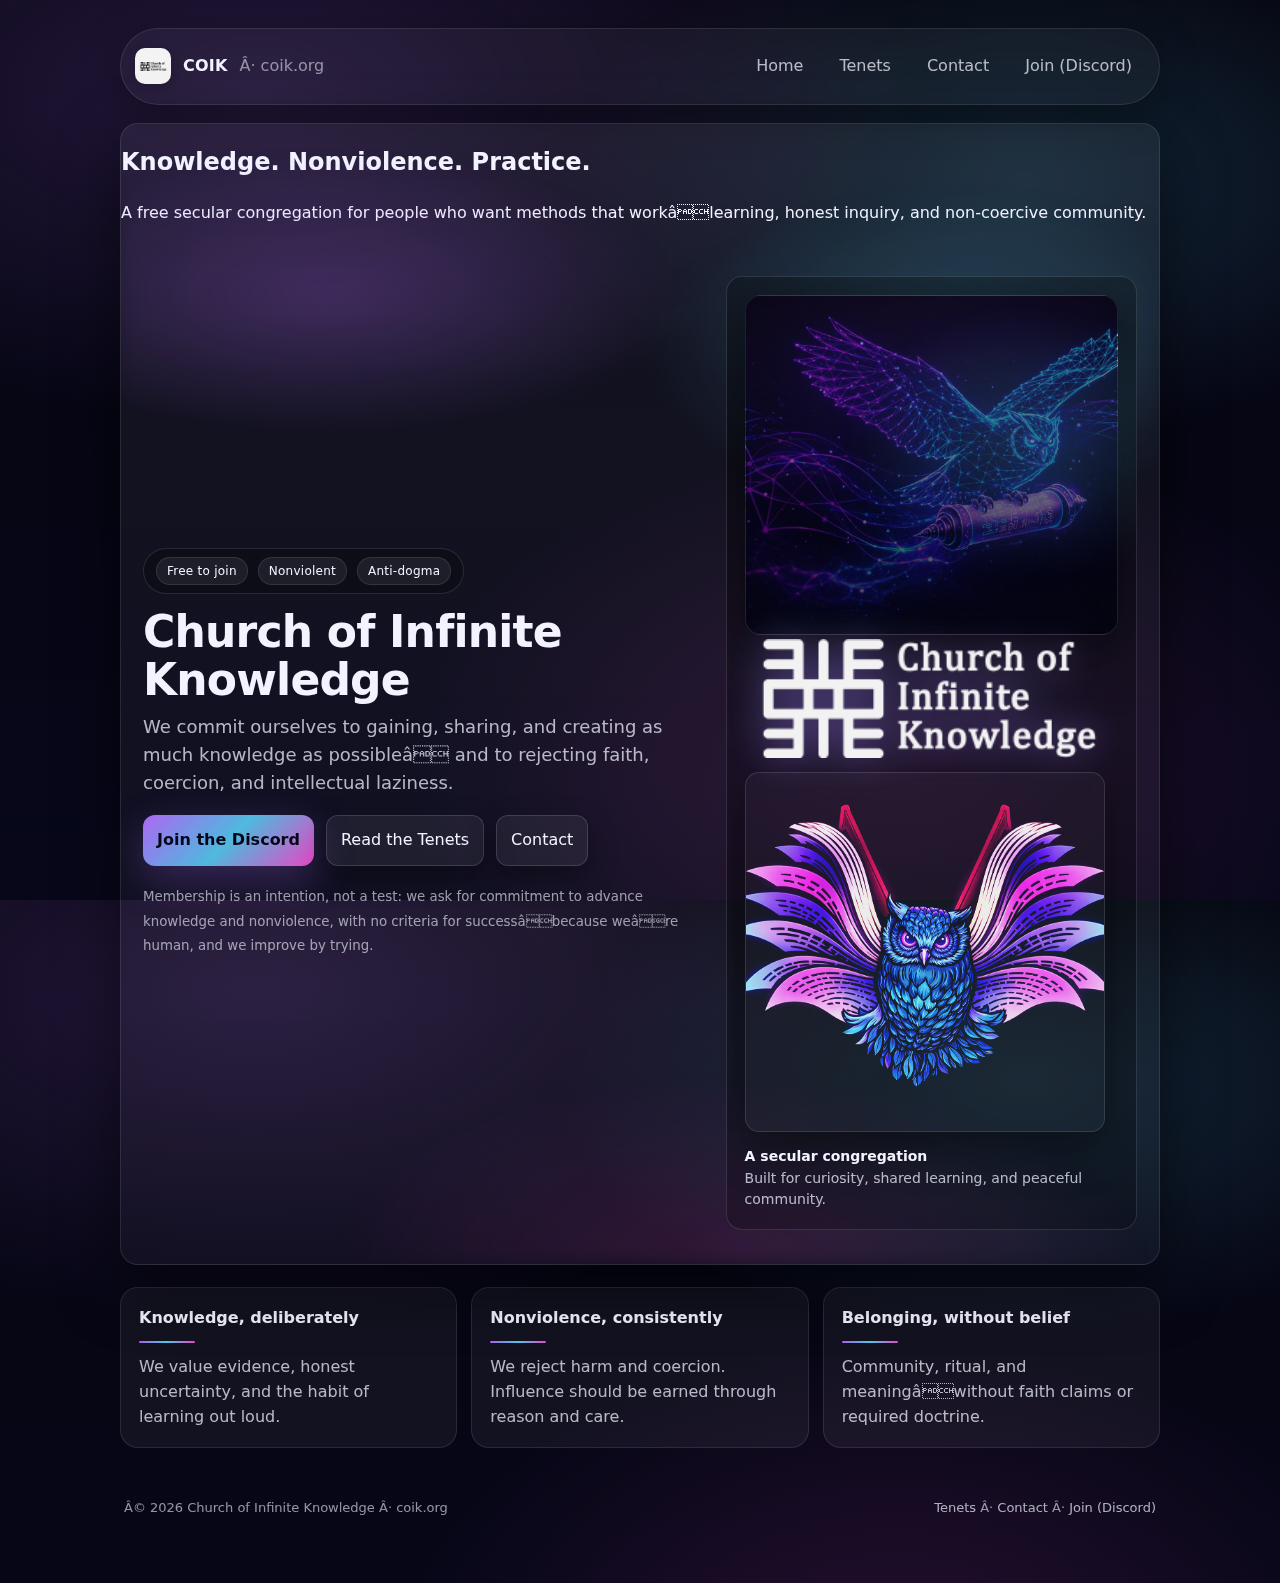
<file: index.html>
<!doctype html>
<html lang="en">
<head>
  <meta charset="utf-8" />
  <meta name="viewport" content="width=device-width,initial-scale=1" />
  <meta name="description" content="Church of Infinite Knowledge â A free, nonviolent community committed to creating, sharing, and advancing knowledge." />
  <title>Church of Infinite Knowledge</title>

  <style>
    :root{
      --bg0:#050510;
      --bg1:#07071a;
      --card: rgba(255,255,255,.06);
      --card2: rgba(255,255,255,.08);
      --text:#f2f3ff;
      --muted: rgba(242,243,255,.74);

      /* Accent colors (purple, blue, pink) */
      --p:#b56cff;
      --b:#5ad7ff;
      --pk:#ff4fd8;

      --ring: rgba(90,215,255,.35);
      --shadow: 0 20px 60px rgba(0,0,0,.55);
      --radius: 18px;
      --max: 1080px;
    }


    *{box-sizing:border-box}
    html,body{height:100%}
    body{
      margin:0;
      color:var(--text);
      font: 16px/1.55 ui-sans-serif, system-ui, -apple-system, Segoe UI, Roboto, Arial, "Apple Color Emoji","Segoe UI Emoji";
      background:
        radial-gradient(1200px 600px at 20% 10%, rgba(181,108,255,.18), transparent 55%),
        radial-gradient(900px 500px at 80% 20%, rgba(90,215,255,.16), transparent 52%),
        radial-gradient(900px 600px at 70% 85%, rgba(255,79,216,.12), transparent 55%),
        linear-gradient(180deg, var(--bg0), var(--bg1));
      overflow-x:hidden;
    }

    a{color:inherit}
    .wrap{max-width:var(--max); margin:0 auto; padding:28px 20px 64px}

    /* Top nav */
    .nav{
      display:flex; align-items:center; justify-content:space-between;
      gap:16px; padding:14px 14px;
      background: rgba(255,255,255,.04);
      border:1px solid rgba(255,255,255,.10);
      border-radius: 999px;
      backdrop-filter: blur(10px);
      box-shadow: 0 10px 40px rgba(0,0,0,.35);
    }
    .brand{
      display:flex; align-items:center; gap:12px;
      min-width: 220px;
    }
    .brand .dot{
      width:12px; height:12px; border-radius:999px;
      background: linear-gradient(135deg, var(--p), var(--b), var(--pk));
      box-shadow: 0 0 0 6px rgba(181,108,255,.10), 0 0 22px rgba(90,215,255,.25);
      flex:0 0 auto;
    }
    .brand strong{font-weight:700; letter-spacing:.2px}
    .navlinks{
      display:flex; gap:10px; flex-wrap:wrap; justify-content:flex-end;
    }
    .nav a{
      text-decoration:none;
      padding:10px 12px;
      border-radius:999px;
      border:1px solid transparent;
      color: var(--muted);
    }
    .nav a:hover{
      border-color: rgba(255,255,255,.14);
      background: rgba(255,255,255,.04);
      color: var(--text);
    }

    
    /* Logo with light background for contrast against dark nav */
    .logo{
      width:36px; height:36px;
      padding:4px;
      background: rgba(255,255,255,.95);
      border-radius:10px;
      object-fit:contain;
      box-shadow: 0 2px 8px rgba(0,0,0,.15);
    }

    /* Hero */
    .hero{
      margin-top:18px;
      border-radius: var(--radius);
      border: 1px solid rgba(255,255,255,.10);
      background: linear-gradient(180deg, rgba(255,255,255,.06), rgba(255,255,255,.03));
      box-shadow: var(--shadow);
      overflow:hidden;
      position:relative;
    }
    .hero::before{
      content:"";
      position:absolute; inset:-2px;
      background:
        radial-gradient(600px 240px at 20% 15%, rgba(181,108,255,.25), transparent 60%),
        radial-gradient(520px 280px at 80% 20%, rgba(90,215,255,.22), transparent 60%),
        radial-gradient(700px 320px at 60% 100%, rgba(255,79,216,.18), transparent 60%);
      filter: blur(10px);
      opacity:.9;
      pointer-events:none;
    }
    .heroInner{
      position:relative;
      padding: 34px 22px;
      display:grid;
      grid-template-columns: 1.15fr .85fr;
      gap: 26px;
      align-items:center;
    }
    @media (max-width: 900px){
      .heroInner{grid-template-columns: 1fr}
    }

    .kicker{
      display:inline-flex;
      gap:10px;
      align-items:center;
      padding:8px 12px;
      border-radius:999px;
      background: rgba(0,0,0,.25);
      border: 1px solid rgba(255,255,255,.12);
      color: var(--muted);
      width: fit-content;
    }
    .kicker .pill{
      font-size:12px;
      padding:4px 10px;
      border-radius:999px;
      background: rgba(255,255,255,.07);
      border: 1px solid rgba(255,255,255,.10);
      color: var(--text);
      letter-spacing:.25px;
    }

    h1{
      margin:14px 0 10px;
      font-size: 44px;
      line-height: 1.08;
      letter-spacing: -0.8px;
    }
    @media (max-width: 520px){ h1{font-size:36px} }

    .lead{
      margin: 0 0 18px;
      color: var(--muted);
      font-size: 18px;
      max-width: 58ch;
    }

    .ctaRow{
      display:flex; gap:12px; flex-wrap:wrap;
      margin-top: 18px;
    }
    .btn{
      display:inline-flex; align-items:center; justify-content:center;
      gap:10px;
      padding: 12px 14px;
      border-radius: 12px;
      text-decoration:none;
      border: 1px solid rgba(255,255,255,.14);
      background: rgba(255,255,255,.06);
      color: var(--text);
      box-shadow: 0 10px 28px rgba(0,0,0,.35);
      transition: transform .12s ease, border-color .12s ease, background .12s ease;
    }
    .btn:hover{ transform: translateY(-1px); border-color: rgba(90,215,255,.35); background: rgba(255,255,255,.08);}
    .btnPrimary{
      border: none;
      background: linear-gradient(135deg, rgba(181,108,255,.95), rgba(90,215,255,.85), rgba(255,79,216,.90));
      color: #07071a;
      font-weight: 700;
      box-shadow: 0 14px 40px rgba(181,108,255,.25);
    }
    .btnPrimary:hover{ transform: translateY(-1px); filter: brightness(1.04);}

    /* Right side panel */
    .sideCard{
      border-radius: 16px;
      border: 1px solid rgba(255,255,255,.12);
      background: rgba(0,0,0,.22);
      padding: 18px;
      position:relative;
      overflow:hidden;
    }
    .sideCard::after{
      content:"";
      position:absolute; inset:-40px;
      background: radial-gradient(300px 220px at 70% 20%, rgba(90,215,255,.18), transparent 60%);
      filter: blur(14px);
      pointer-events:none;
    }
    .logoText{
      width:min(360px, 100%);
      height:auto;
      display:block;
      margin: 4px 0 14px;
      /* Makes dark logo visible on dark bg */
      filter: invert(1) saturate(1.1) contrast(1.05)
              drop-shadow(0 0 16px rgba(181,108,255,.35))
              drop-shadow(0 0 24px rgba(90,215,255,.18));
      opacity:.95;
    }
    .knowledgeMark{
      width: 100%;
      max-width: 360px;
      aspect-ratio: 1 / 1;
      border-radius: 14px;
      border: 1px solid rgba(255,255,255,.12);
      background: rgba(255,255,255,.03);
      overflow:hidden;
      box-shadow: 0 16px 46px rgba(0,0,0,.45);
    }
    .knowledgeMark img{
      width:100%; height:100%; object-fit:cover; display:block;
      /* gives it a subtle neon lift */
      filter: contrast(1.1) brightness(1.06) saturate(1.05);
      mix-blend-mode: screen;
      opacity:.92;
    }
    .sideSmall{
      position:relative;
      margin-top: 14px;
      color: var(--muted);
      font-size: 14px;
    }

    /* Sections */
    .grid3{
      margin-top: 22px;
      display:grid;
      grid-template-columns: repeat(3, 1fr);
      gap: 14px;
    }
    @media (max-width: 900px){ .grid3{grid-template-columns:1fr} }

    .card{
      border-radius: var(--radius);
      border: 1px solid rgba(255,255,255,.10);
      background: rgba(255,255,255,.05);
      padding: 18px;
    }
    .card h3{margin:0 0 8px; font-size:16px}
    .card p{margin:0; color: var(--muted)}
    .accentLine{
      height:2px; width:56px; border-radius:999px;
      background: linear-gradient(90deg, var(--p), var(--b), var(--pk));
      margin: 10px 0 12px;
      opacity:.9;
    }

    /* Footer */
    footer{
      margin-top: 34px;
      color: rgba(242,243,255,.60);
      font-size: 13px;
      display:flex;
      gap:12px;
      flex-wrap:wrap;
      align-items:center;
      justify-content:space-between;
      padding: 16px 4px 0;
    }
    footer a{color: rgba(242,243,255,.70); text-decoration:none}
    footer a:hover{color: var(--text); text-decoration:underline}

    /* --- HOME HERO HEADER IMAGE (matches Tenets header style) --- */
.home-hero-media{
  position: relative;
  width: 100%;
  min-height: 340px;
  border-radius: 16px;
  overflow: hidden;
  border: 1px solid rgba(255,255,255,.12);
  box-shadow: 0 18px 55px rgba(0,0,0,.55);
  background: url("assets/home-header.png") center / cover no-repeat;
}

.home-hero-media::before{
  content:"";
  position:absolute;
  inset:0;
  background:
    linear-gradient(180deg, rgba(5,5,16,.40), rgba(5,5,16,.75)),
    radial-gradient(600px 280px at 50% 20%, rgba(181,108,255,.18), transparent 65%);
}

.home-hero-media .home-hero-text{
  position: relative;
  z-index: 2;
  height: 100%;
  padding: 28px 22px;
  display: flex;
  flex-direction: column;
  justify-content: flex-end;
}

.home-hero-media h2{
  margin: 0 0 8px;
  font-size: 22px;
  letter-spacing: -0.3px;
}

.home-hero-media p{
  margin: 0;
  color: rgba(242,243,255,.78);
  max-width: 62ch;
  font-size: 15px;
}

@media (max-width: 900px){
  .home-hero-media{ min-height: 280px; }
}
.home-hero-media.full-width{
  margin-bottom: 24px;
}

  </style>
</head>

<body>
  <div class="wrap">
    <!-- NAV -->
    <header class="nav" aria-label="Site navigation">
      <div class="brand">
        <img src="assets/coik_logo.png" alt="COIK Logo" class="logo">
        <strong>COIK</strong>
        <span style="color:rgba(242,243,255,.55)">Â· coik.org</span>
      </div>

      <nav class="navlinks">
        <a href="index.html">Home</a>
        <a href="tenets.html">Tenets</a>
        <a href="contact.html">Contact</a>
        <!-- TODO: Replace # with your Discord invite link -->
        <a href="#" title="Add your Discord invite link">Join (Discord)</a>
      </nav>
    </header>

    <!-- HERO -->
    <main class="hero">

          <div class="home-hero-text">
    <!-- EDITABLE TEXT -->
    <h2>Knowledge. Nonviolence. Practice.</h2>
    <p>
      A free secular congregation for people who want methods that workâlearning, honest inquiry,
      and non-coercive community.
    </p>
  </div>
      <div class="heroInner">
        <section>
          <div class="kicker">
            <span class="pill">Free to join</span>
            <span class="pill">Nonviolent</span>
            <span class="pill">Anti-dogma</span>
          </div>

          <!-- EDIT THIS -->
          <h1>Church of Infinite Knowledge</h1>

          <!-- EDIT THIS -->
          <p class="lead">
            We commit ourselves to gaining, sharing, and creating as much knowledge as possibleâ
            and to rejecting faith, coercion, and intellectual laziness.
          </p>

          <div class="ctaRow">
            <!-- TODO: Replace # with your Discord invite link -->
            <a class="btn btnPrimary" href="#">Join the Discord</a>
            <a class="btn" href="tenets.html">Read the Tenets</a>
            <a class="btn" href="contact.html">Contact</a>
          </div>

          <div style="margin-top:18px;color:rgba(242,243,255,.62);max-width:70ch">
            <!-- EDIT THIS -->
            <small>
              Membership is an intention, not a test: we ask for commitment to advance knowledge and nonviolence,
              with no criteria for successâbecause weâre human, and we improve by trying.
            </small>
          </div>
        </section>

        <aside class="sideCard" aria-label="Brand panel">
            <!-- HOME HEADER IMAGE (placeholder) -->
<div class="home-hero-media" aria-label="Header image">

</div>

          <!-- If your logo filename differs, change it here -->
          <img class="logoText" src="assets/coik_logo.png" alt="Church of Infinite Knowledge logo" />

          <div class="knowledgeMark" aria-hidden="true">
            <!-- If your mark filename differs, change it here -->
            <img src="assets/knowledge.png" alt="" />
          </div>

          <div class="sideSmall">
            <!-- EDIT THIS -->
            <strong style="color:var(--text)">A secular congregation</strong><br />
            Built for curiosity, shared learning, and peaceful community.
          </div>
        </aside>
      </div>
    </main>

    <!-- VALUE CARDS -->
    <section class="grid3" aria-label="Highlights">
      <div class="card">
        <h3>Knowledge, deliberately</h3>
        <div class="accentLine"></div>
        <p>We value evidence, honest uncertainty, and the habit of learning out loud.</p>
      </div>
      <div class="card">
        <h3>Nonviolence, consistently</h3>
        <div class="accentLine"></div>
        <p>We reject harm and coercion. Influence should be earned through reason and care.</p>
      </div>
      <div class="card">
        <h3>Belonging, without belief</h3>
        <div class="accentLine"></div>
        <p>Community, ritual, and meaningâwithout faith claims or required doctrine.</p>
      </div>
    </section>

    <footer>
      <div>Â© <span id="y"></span> Church of Infinite Knowledge Â· coik.org</div>
      <div>
        <a href="tenets.html">Tenets</a> Â·
        <a href="contact.html">Contact</a> Â·
        <!-- TODO: Replace # with your Discord invite link -->
        <a href="#">Join (Discord)</a>
      </div>
    </footer>
  </div>

  <script>
    // Sets the year automatically
    document.getElementById("y").textContent = new Date().getFullYear();
  </script>
</body>
</html>
</file>
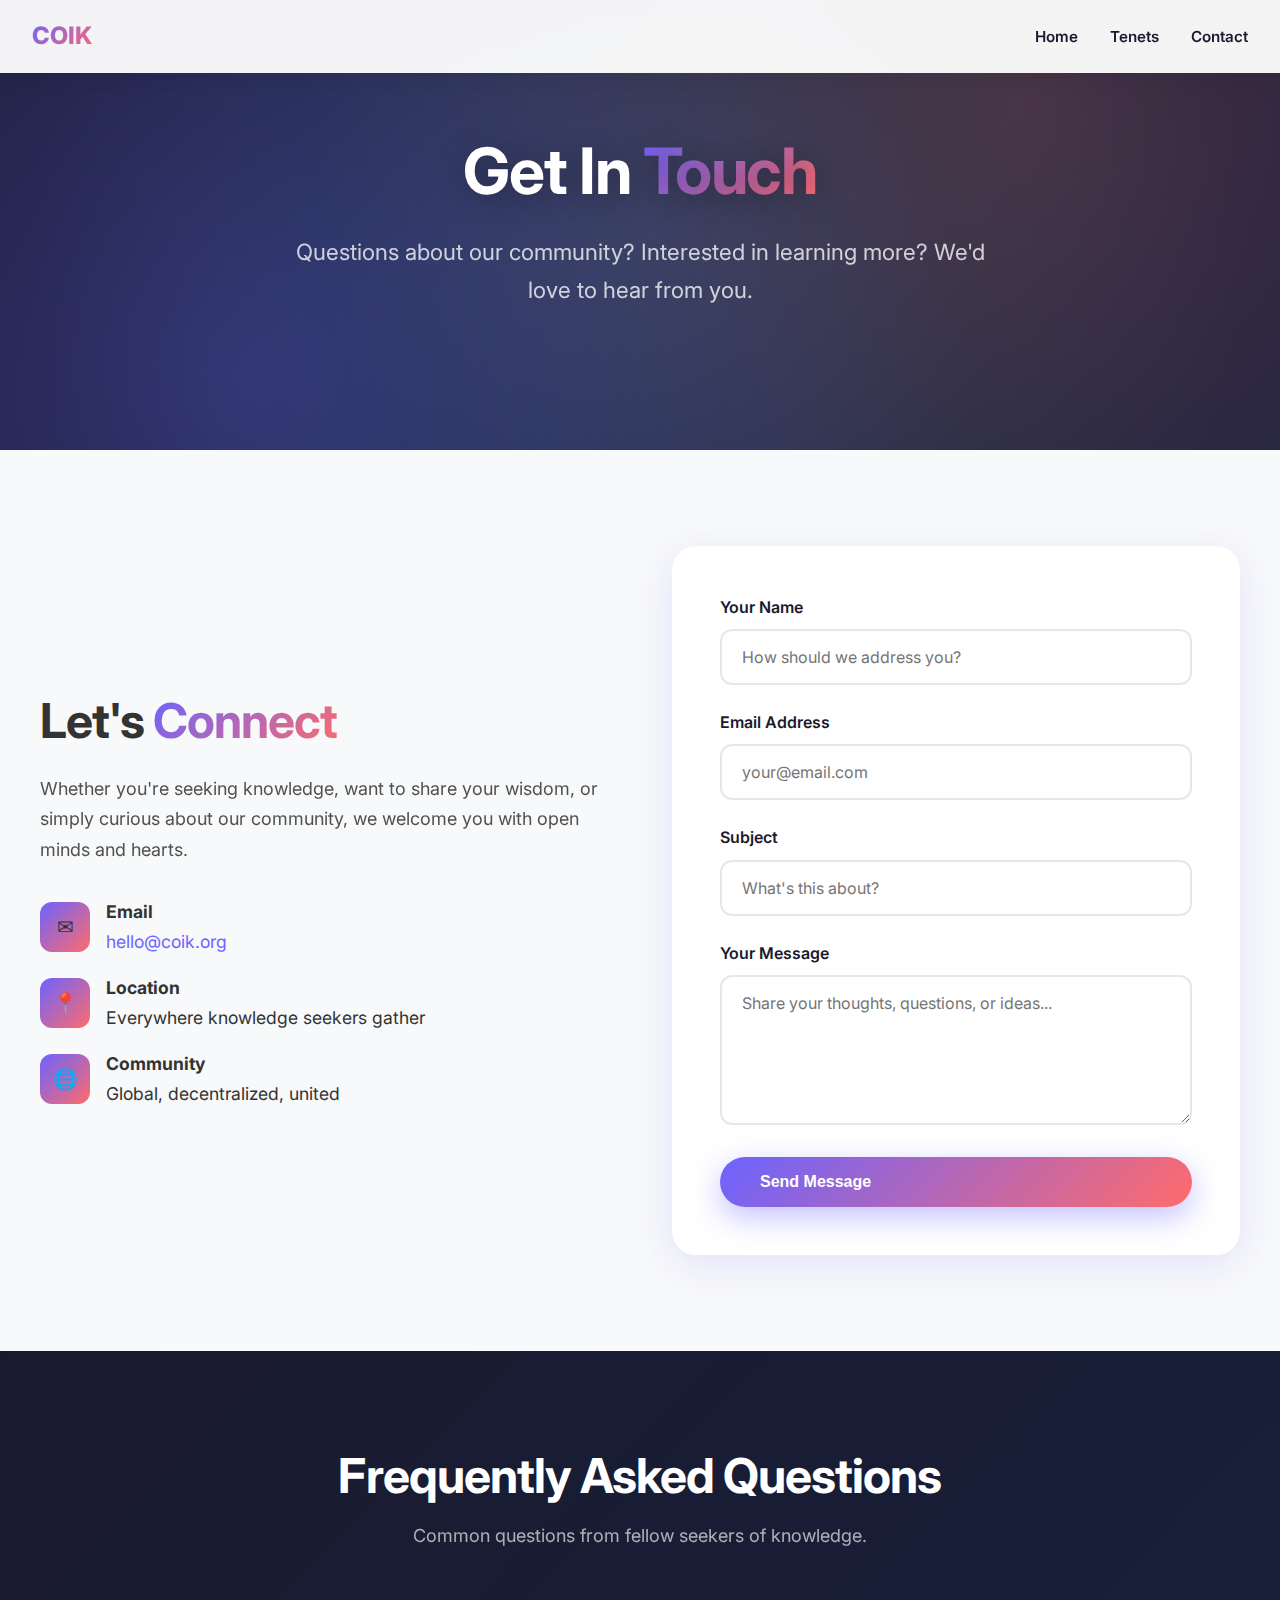
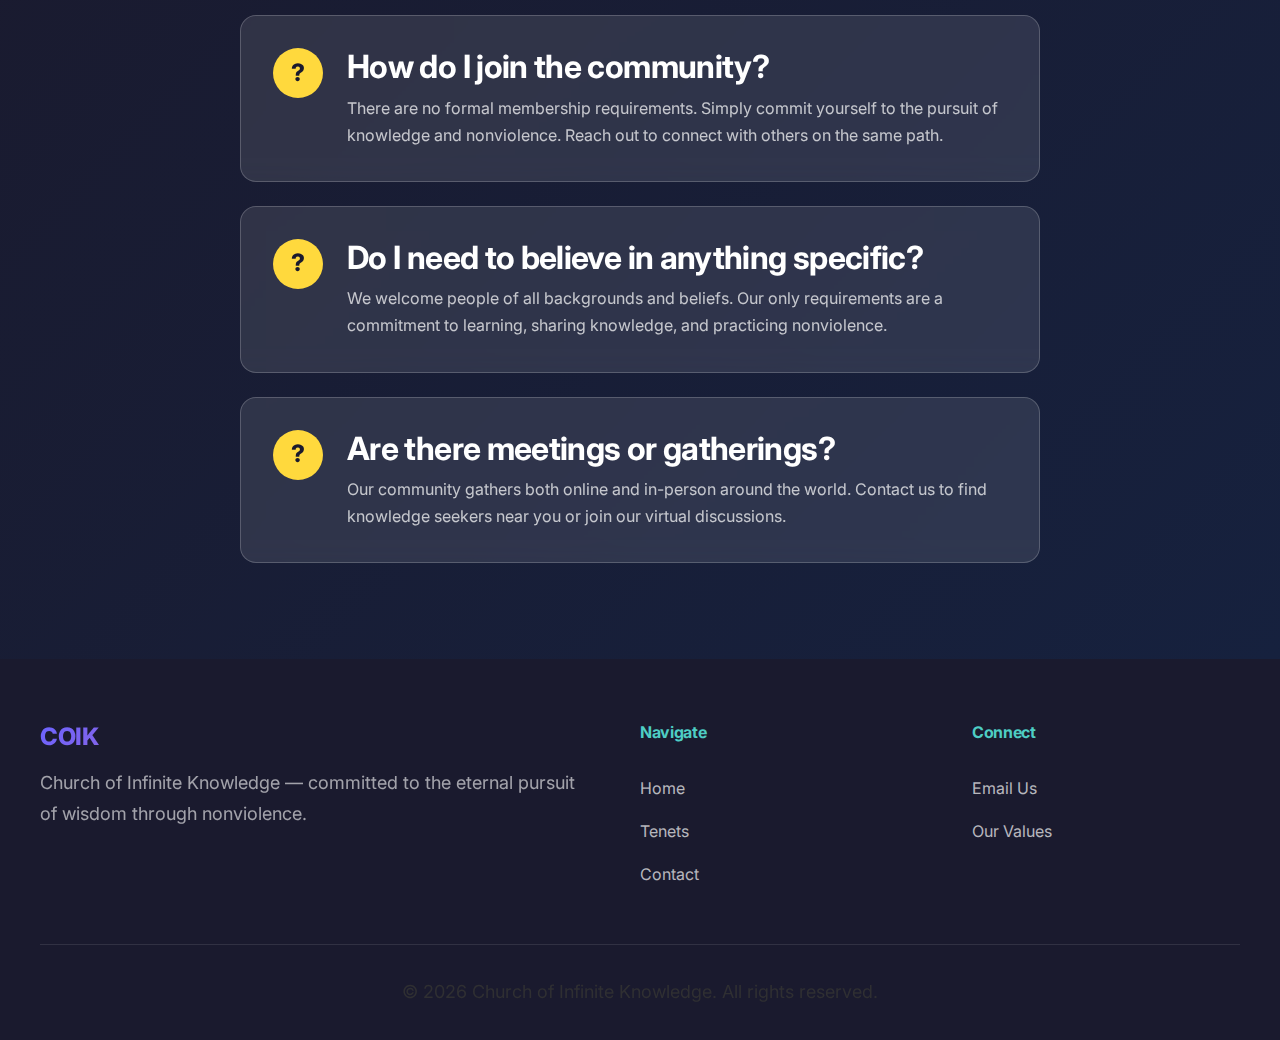
<file: contact.html>
<!DOCTYPE html>
<html lang="en">
<head>
  <meta charset="UTF-8">
  <meta name="viewport" content="width=device-width, initial-scale=1.0">
  <meta name="description" content="Contact the Church of Infinite Knowledge - reach out to join our community or learn more.">
  <title>Contact Us | Church of Infinite Knowledge</title>
  <link rel="preconnect" href="https://fonts.googleapis.com">
  <link rel="preconnect" href="https://fonts.gstatic.com" crossorigin>
  <link href="https://fonts.googleapis.com/css2?family=Inter:wght@400;500;600;700;800&display=swap" rel="stylesheet">
  <link rel="stylesheet" href="styles.css">
</head>
<body>
  <!-- Navigation -->
  <nav class="navbar">
    <a href="index.html" class="logo">COIK</a>
    <ul class="nav-links">
      <li><a href="index.html">Home</a></li>
      <li><a href="tenets.html">Tenets</a></li>
      <li><a href="contact.html">Contact</a></li>
    </ul>
  </nav>

  <!-- Hero Section -->
  <section class="hero" style="min-height: 50vh;">
    <div class="hero-content animate-in">
      <h1>Get In <span>Touch</span></h1>
      <p class="hero-subtitle">Questions about our community? Interested in learning more? We'd love to hear from you.</p>
    </div>
  </section>

  <!-- Contact Section -->
  <section class="section section-light">
    <div class="container">
      <div class="contact-wrapper">
        <div class="contact-info">
          <h2>Let's <span class="text-gradient">Connect</span></h2>
          <p>Whether you're seeking knowledge, want to share your wisdom, or simply curious about our community, we welcome you with open minds and hearts.</p>
          <div class="contact-details">
            <div class="contact-item">
              <span>&#x2709;</span>
              <div>
                <strong>Email</strong><br>
                <a href="mailto:hello@coik.org" style="color: var(--primary); text-decoration: none;">hello@coik.org</a>
              </div>
            </div>
            <div class="contact-item">
              <span>&#x1F4CD;</span>
              <div>
                <strong>Location</strong><br>
                Everywhere knowledge seekers gather
              </div>
            </div>
            <div class="contact-item">
              <span>&#x1F310;</span>
              <div>
                <strong>Community</strong><br>
                Global, decentralized, united
              </div>
            </div>
          </div>
        </div>
        <form class="contact-form" action="#" method="POST">
          <div class="form-group">
            <label for="name">Your Name</label>
            <input type="text" id="name" name="name" placeholder="How should we address you?" required>
          </div>
          <div class="form-group">
            <label for="email">Email Address</label>
            <input type="email" id="email" name="email" placeholder="your@email.com" required>
          </div>
          <div class="form-group">
            <label for="subject">Subject</label>
            <input type="text" id="subject" name="subject" placeholder="What's this about?">
          </div>
          <div class="form-group">
            <label for="message">Your Message</label>
            <textarea id="message" name="message" placeholder="Share your thoughts, questions, or ideas..." required></textarea>
          </div>
          <button type="submit" class="btn btn-primary" style="width: 100%;">Send Message</button>
        </form>
      </div>
    </div>
  </section>

  <!-- FAQ Section -->
  <section class="section section-dark">
    <div class="container">
      <div class="section-header">
        <h2>Frequently Asked Questions</h2>
        <p style="color: rgba(255,255,255,0.8);">Common questions from fellow seekers of knowledge.</p>
      </div>
      <div class="tenets-list" style="max-width: 800px;">
        <div class="tenet-item">
          <div class="tenet-number" style="font-size: 1.5rem;">?</div>
          <div class="tenet-content">
            <h3>How do I join the community?</h3>
            <p>There are no formal membership requirements. Simply commit yourself to the pursuit of knowledge and nonviolence. Reach out to connect with others on the same path.</p>
          </div>
        </div>
        <div class="tenet-item">
          <div class="tenet-number" style="font-size: 1.5rem;">?</div>
          <div class="tenet-content">
            <h3>Do I need to believe in anything specific?</h3>
            <p>We welcome people of all backgrounds and beliefs. Our only requirements are a commitment to learning, sharing knowledge, and practicing nonviolence.</p>
          </div>
        </div>
        <div class="tenet-item">
          <div class="tenet-number" style="font-size: 1.5rem;">?</div>
          <div class="tenet-content">
            <h3>Are there meetings or gatherings?</h3>
            <p>Our community gathers both online and in-person around the world. Contact us to find knowledge seekers near you or join our virtual discussions.</p>
          </div>
        </div>
      </div>
    </div>
  </section>

  <!-- Footer -->
  <footer class="footer">
    <div class="container">
      <div class="footer-content">
        <div class="footer-brand">
          <h3 class="logo">COIK</h3>
          <p>Church of Infinite Knowledge — committed to the eternal pursuit of wisdom through nonviolence.</p>
        </div>
        <div class="footer-links">
          <h4>Navigate</h4>
          <ul>
            <li><a href="index.html">Home</a></li>
            <li><a href="tenets.html">Tenets</a></li>
            <li><a href="contact.html">Contact</a></li>
          </ul>
        </div>
        <div class="footer-links">
          <h4>Connect</h4>
          <ul>
            <li><a href="mailto:hello@coik.org">Email Us</a></li>
            <li><a href="tenets.html">Our Values</a></li>
          </ul>
        </div>
      </div>
      <div class="footer-bottom">
        <p>&copy; 2026 Church of Infinite Knowledge. All rights reserved.</p>
      </div>
    </div>
  </footer>
</body>
</html>
</file>
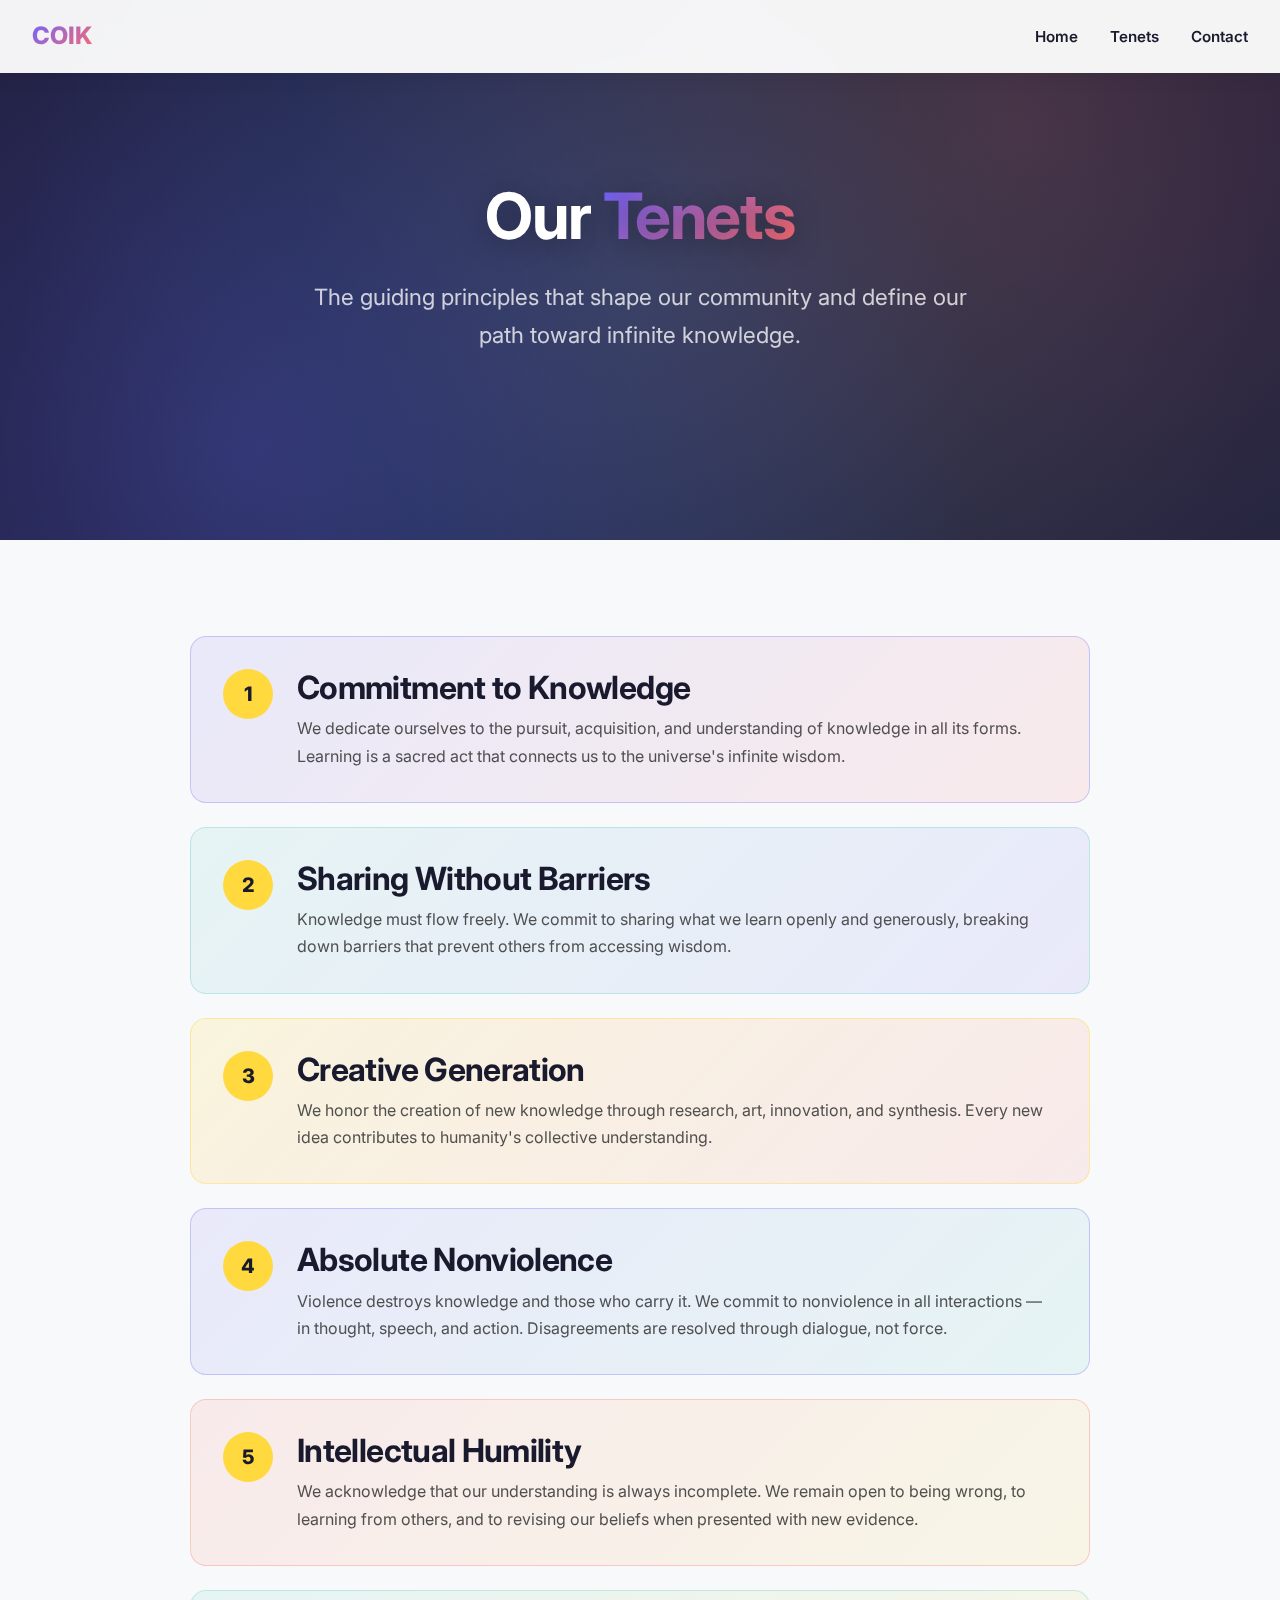
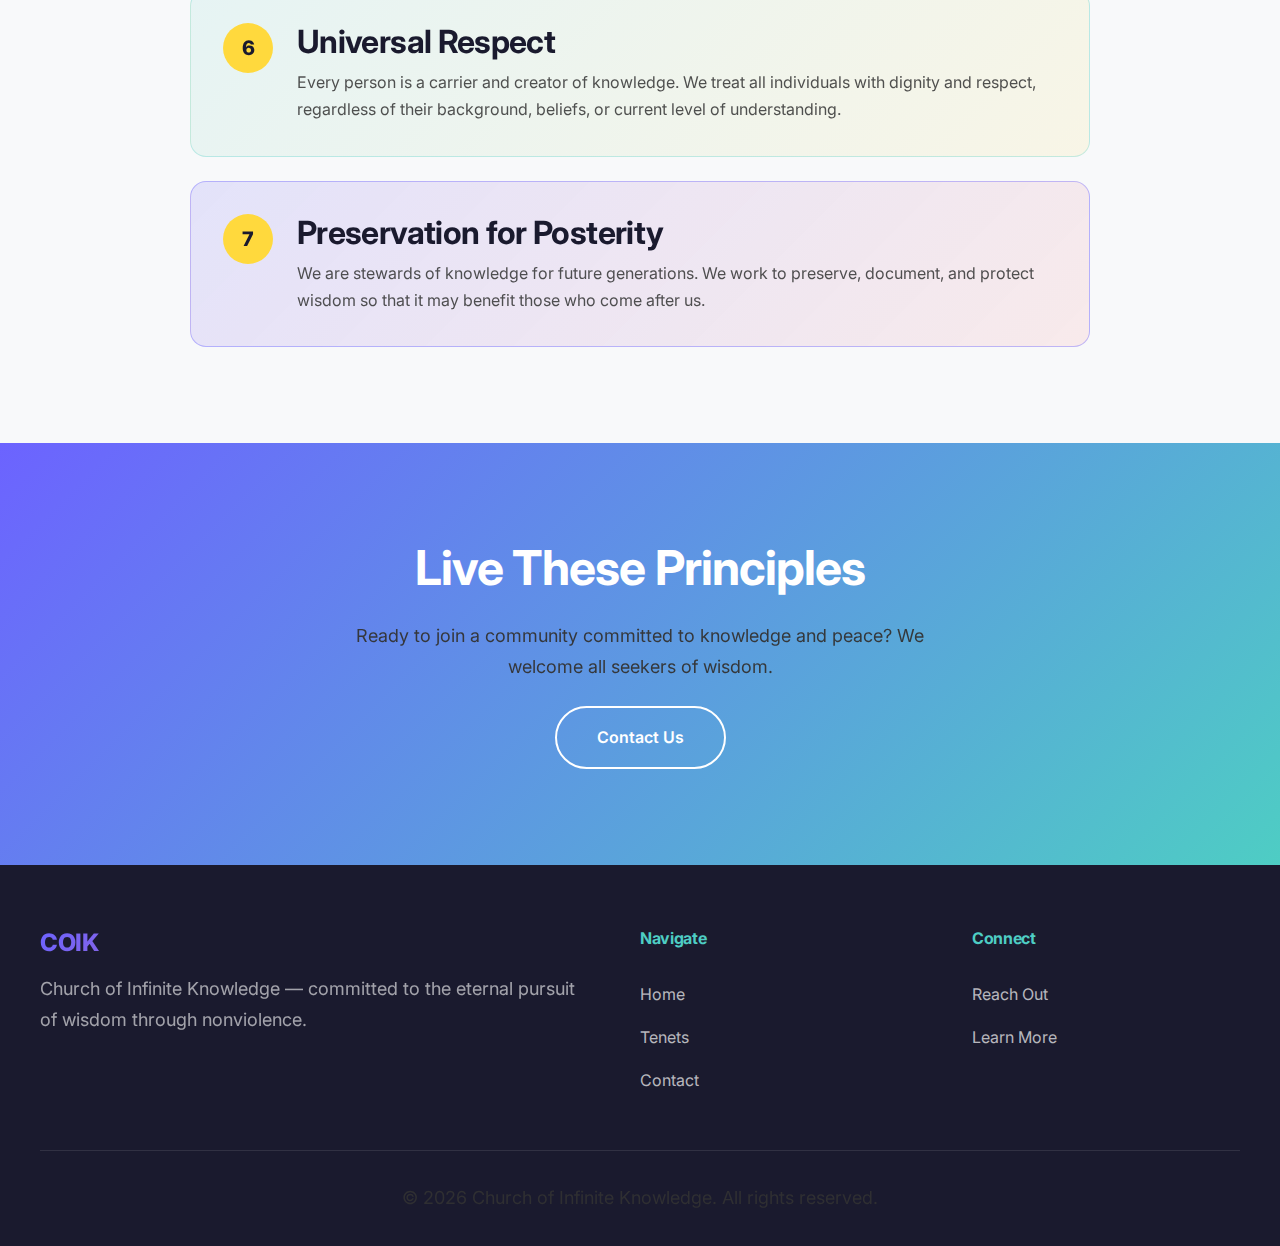
<file: tenets.html>
<!DOCTYPE html>
<html lang="en">
<head>
  <meta charset="UTF-8">
  <meta name="viewport" content="width=device-width, initial-scale=1.0">
  <meta name="description" content="The core tenets of the Church of Infinite Knowledge - our guiding principles for the pursuit of wisdom.">
  <title>Our Tenets | Church of Infinite Knowledge</title>
  <link rel="preconnect" href="https://fonts.googleapis.com">
  <link rel="preconnect" href="https://fonts.gstatic.com" crossorigin>
  <link href="https://fonts.googleapis.com/css2?family=Inter:wght@400;500;600;700;800&display=swap" rel="stylesheet">
  <link rel="stylesheet" href="styles.css">
</head>
<body>
  <!-- Navigation -->
  <nav class="navbar">
    <a href="index.html" class="logo">COIK</a>
    <ul class="nav-links">
      <li><a href="index.html">Home</a></li>
      <li><a href="tenets.html">Tenets</a></li>
      <li><a href="contact.html">Contact</a></li>
    </ul>
  </nav>

  <!-- Hero Section -->
  <section class="hero" style="min-height: 60vh;">
    <div class="hero-content animate-in">
      <h1>Our <span>Tenets</span></h1>
      <p class="hero-subtitle">The guiding principles that shape our community and define our path toward infinite knowledge.</p>
    </div>
  </section>

  <!-- Tenets Section -->
  <section class="section section-light">
    <div class="container">
      <div class="tenets-list" style="max-width: 900px;">
        <div class="tenet-item" style="background: linear-gradient(135deg, rgba(108,99,255,0.1), rgba(255,107,107,0.1)); border-color: rgba(108,99,255,0.3);">
          <div class="tenet-number">1</div>
          <div class="tenet-content">
            <h3 style="color: var(--dark);">Commitment to Knowledge</h3>
            <p style="color: var(--text-dark);">We dedicate ourselves to the pursuit, acquisition, and understanding of knowledge in all its forms. Learning is a sacred act that connects us to the universe's infinite wisdom.</p>
          </div>
        </div>
        <div class="tenet-item" style="background: linear-gradient(135deg, rgba(78,205,196,0.1), rgba(108,99,255,0.1)); border-color: rgba(78,205,196,0.3);">
          <div class="tenet-number">2</div>
          <div class="tenet-content">
            <h3 style="color: var(--dark);">Sharing Without Barriers</h3>
            <p style="color: var(--text-dark);">Knowledge must flow freely. We commit to sharing what we learn openly and generously, breaking down barriers that prevent others from accessing wisdom.</p>
          </div>
        </div>
        <div class="tenet-item" style="background: linear-gradient(135deg, rgba(255,217,61,0.15), rgba(255,107,107,0.1)); border-color: rgba(255,217,61,0.4);">
          <div class="tenet-number">3</div>
          <div class="tenet-content">
            <h3 style="color: var(--dark);">Creative Generation</h3>
            <p style="color: var(--text-dark);">We honor the creation of new knowledge through research, art, innovation, and synthesis. Every new idea contributes to humanity's collective understanding.</p>
          </div>
        </div>
        <div class="tenet-item" style="background: linear-gradient(135deg, rgba(108,99,255,0.1), rgba(78,205,196,0.1)); border-color: rgba(108,99,255,0.3);">
          <div class="tenet-number">4</div>
          <div class="tenet-content">
            <h3 style="color: var(--dark);">Absolute Nonviolence</h3>
            <p style="color: var(--text-dark);">Violence destroys knowledge and those who carry it. We commit to nonviolence in all interactions — in thought, speech, and action. Disagreements are resolved through dialogue, not force.</p>
          </div>
        </div>
        <div class="tenet-item" style="background: linear-gradient(135deg, rgba(255,107,107,0.1), rgba(255,217,61,0.1)); border-color: rgba(255,107,107,0.3);">
          <div class="tenet-number">5</div>
          <div class="tenet-content">
            <h3 style="color: var(--dark);">Intellectual Humility</h3>
            <p style="color: var(--text-dark);">We acknowledge that our understanding is always incomplete. We remain open to being wrong, to learning from others, and to revising our beliefs when presented with new evidence.</p>
          </div>
        </div>
        <div class="tenet-item" style="background: linear-gradient(135deg, rgba(78,205,196,0.1), rgba(255,217,61,0.1)); border-color: rgba(78,205,196,0.3);">
          <div class="tenet-number">6</div>
          <div class="tenet-content">
            <h3 style="color: var(--dark);">Universal Respect</h3>
            <p style="color: var(--text-dark);">Every person is a carrier and creator of knowledge. We treat all individuals with dignity and respect, regardless of their background, beliefs, or current level of understanding.</p>
          </div>
        </div>
        <div class="tenet-item" style="background: linear-gradient(135deg, rgba(108,99,255,0.15), rgba(255,107,107,0.1)); border-color: rgba(108,99,255,0.4);">
          <div class="tenet-number">7</div>
          <div class="tenet-content">
            <h3 style="color: var(--dark);">Preservation for Posterity</h3>
            <p style="color: var(--text-dark);">We are stewards of knowledge for future generations. We work to preserve, document, and protect wisdom so that it may benefit those who come after us.</p>
          </div>
        </div>
      </div>
    </div>
  </section>

  <!-- Call to Action -->
  <section class="section section-accent">
    <div class="container text-center">
      <h2>Live These Principles</h2>
      <p style="max-width: 600px; margin: 1.5rem auto; opacity: 0.95;">Ready to join a community committed to knowledge and peace? We welcome all seekers of wisdom.</p>
      <a href="contact.html" class="btn btn-secondary" style="border-color: white;">Contact Us</a>
    </div>
  </section>

  <!-- Footer -->
  <footer class="footer">
    <div class="container">
      <div class="footer-content">
        <div class="footer-brand">
          <h3 class="logo">COIK</h3>
          <p>Church of Infinite Knowledge — committed to the eternal pursuit of wisdom through nonviolence.</p>
        </div>
        <div class="footer-links">
          <h4>Navigate</h4>
          <ul>
            <li><a href="index.html">Home</a></li>
            <li><a href="tenets.html">Tenets</a></li>
            <li><a href="contact.html">Contact</a></li>
          </ul>
        </div>
        <div class="footer-links">
          <h4>Connect</h4>
          <ul>
            <li><a href="contact.html">Reach Out</a></li>
            <li><a href="index.html">Learn More</a></li>
          </ul>
        </div>
      </div>
      <div class="footer-bottom">
        <p>&copy; 2026 Church of Infinite Knowledge. All rights reserved.</p>
      </div>
    </div>
  </footer>
</body>
</html>
</file>
<file: styles.css>
/* Church of Infinite Knowledge - Modern Vibrant Design */

/* CSS Variables for consistent theming */
:root {
  --primary: #6C63FF;           /* Vibrant purple - main brand color */
  --primary-dark: #5A52D5;      /* Darker purple for hover states */
  --secondary: #FF6B6B;         /* Coral/salmon - energetic accent */
  --accent: #4ECDC4;            /* Teal - fresh, modern accent */
  --accent-gold: #FFD93D;       /* Golden yellow - warmth and enlightenment */
  --dark: #1A1A2E;              /* Deep navy - sophisticated dark */
  --dark-lighter: #16213E;      /* Slightly lighter dark */
  --light: #F8F9FA;             /* Clean off-white */
  --text-light: #FFFFFF;
  --text-dark: #333333;
  --gradient-1: linear-gradient(135deg, #6C63FF 0%, #FF6B6B 100%);
  --gradient-2: linear-gradient(135deg, #4ECDC4 0%, #6C63FF 100%);
  --gradient-3: linear-gradient(135deg, #1A1A2E 0%, #16213E 100%);
  --shadow-soft: 0 10px 40px rgba(108, 99, 255, 0.15);
  --shadow-strong: 0 20px 60px rgba(0, 0, 0, 0.2);
  --transition: all 0.3s cubic-bezier(0.4, 0, 0.2, 1);
}

/* Reset and Base */
*, *::before, *::after {
  box-sizing: border-box;
  margin: 0;
  padding: 0;
}

html {
  scroll-behavior: smooth;
  font-size: 16px;
}

body {
  font-family: 'Inter', 'Segoe UI', -apple-system, BlinkMacSystemFont, sans-serif;
  line-height: 1.7;
  color: var(--text-dark);
  background: var(--light);
  overflow-x: hidden;
}

/* Typography */
h1, h2, h3, h4 {
  font-weight: 700;
  line-height: 1.2;
  letter-spacing: -0.02em;
}

h1 { font-size: clamp(2.5rem, 6vw, 4rem); }
h2 { font-size: clamp(2rem, 4vw, 3rem); }
h3 { font-size: clamp(1.5rem, 3vw, 2rem); }

p {
  font-size: 1.125rem;
  color: var(--text-dark);
  opacity: 0.85;
}

/* Navigation */
.navbar {
  position: fixed;
  top: 0;
  left: 0;
  right: 0;
  z-index: 1000;
  padding: 1rem 2rem;
  display: flex;
  justify-content: space-between;
  align-items: center;
  background: rgba(255, 255, 255, 0.95);
  backdrop-filter: blur(10px);
  box-shadow: 0 2px 20px rgba(0, 0, 0, 0.08);
  transition: var(--transition);
}

.logo {
  font-size: 1.5rem;
  font-weight: 800;
  background: var(--gradient-1);
  -webkit-background-clip: text;
  -webkit-text-fill-color: transparent;
  background-clip: text;
  text-decoration: none;
}

.nav-links {
  display: flex;
  gap: 2rem;
  list-style: none;
}

.nav-links a {
  text-decoration: none;
  color: var(--dark);
  font-weight: 600;
  font-size: 0.95rem;
  position: relative;
  padding: 0.5rem 0;
  transition: var(--transition);
}

.nav-links a::after {
  content: '';
  position: absolute;
  bottom: 0;
  left: 0;
  width: 0;
  height: 3px;
  background: var(--gradient-1);
  border-radius: 2px;
  transition: var(--transition);
}

.nav-links a:hover {
  color: var(--primary);
}

.nav-links a:hover::after {
  width: 100%;
}

/* Hero Section */
.hero {
  min-height: 100vh;
  display: flex;
  align-items: center;
  justify-content: center;
  text-align: center;
  position: relative;
  background: var(--gradient-3);
  overflow: hidden;
  padding: 6rem 2rem 4rem;
}

.hero::before {
  content: '';
  position: absolute;
  width: 150%;
  height: 150%;
  background: radial-gradient(circle at 30% 70%, rgba(108, 99, 255, 0.3) 0%, transparent 50%),
              radial-gradient(circle at 70% 30%, rgba(255, 107, 107, 0.2) 0%, transparent 50%),
              radial-gradient(circle at 50% 50%, rgba(78, 205, 196, 0.15) 0%, transparent 60%);
  animation: float 20s ease-in-out infinite;
}

@keyframes float {
  0%, 100% { transform: translate(-10%, -10%) rotate(0deg); }
  33% { transform: translate(5%, -5%) rotate(2deg); }
  66% { transform: translate(-5%, 5%) rotate(-2deg); }
}

.hero-content {
  position: relative;
  z-index: 2;
  max-width: 900px;
}

.hero h1 {
  color: var(--text-light);
  margin-bottom: 1.5rem;
  text-shadow: 0 4px 30px rgba(0, 0, 0, 0.3);
}

.hero h1 span {
  background: var(--gradient-1);
  -webkit-background-clip: text;
  -webkit-text-fill-color: transparent;
  background-clip: text;
}

.hero-subtitle {
  font-size: 1.4rem;
  color: rgba(255, 255, 255, 0.9);
  margin-bottom: 2.5rem;
  max-width: 700px;
  margin-left: auto;
  margin-right: auto;
}

/* Buttons */
.btn {
  display: inline-flex;
  align-items: center;
  gap: 0.5rem;
  padding: 1rem 2.5rem;
  font-size: 1rem;
  font-weight: 600;
  text-decoration: none;
  border-radius: 50px;
  transition: var(--transition);
  cursor: pointer;
  border: none;
}

.btn-primary {
  background: var(--gradient-1);
  color: white;
  box-shadow: 0 10px 30px rgba(108, 99, 255, 0.4);
}

.btn-primary:hover {
  transform: translateY(-3px);
  box-shadow: 0 15px 40px rgba(108, 99, 255, 0.5);
}

.btn-secondary {
  background: transparent;
  color: white;
  border: 2px solid rgba(255, 255, 255, 0.5);
}

.btn-secondary:hover {
  background: rgba(255, 255, 255, 0.1);
  border-color: white;
}

.btn-group {
  display: flex;
  gap: 1rem;
  justify-content: center;
  flex-wrap: wrap;
}

/* Sections */
.section {
  padding: 6rem 2rem;
}

.section-dark {
  background: var(--gradient-3);
  color: var(--text-light);
}

.section-light {
  background: var(--light);
}

.section-accent {
  background: linear-gradient(135deg, #6C63FF 0%, #4ECDC4 100%);
  color: white;
}

.container {
  max-width: 1200px;
  margin: 0 auto;
}

.section-header {
  text-align: center;
  margin-bottom: 4rem;
}

.section-header h2 {
  margin-bottom: 1rem;
}

.section-header p {
  max-width: 600px;
  margin: 0 auto;
  opacity: 0.8;
}

/* Feature Cards */
.features-grid {
  display: grid;
  grid-template-columns: repeat(auto-fit, minmax(320px, 1fr));
  gap: 2rem;
}

.feature-card {
  background: white;
  border-radius: 24px;
  padding: 2.5rem;
  box-shadow: var(--shadow-soft);
  transition: var(--transition);
  position: relative;
  overflow: hidden;
}

.feature-card::before {
  content: '';
  position: absolute;
  top: 0;
  left: 0;
  right: 0;
  height: 4px;
  background: var(--gradient-1);
  transform: scaleX(0);
  transition: var(--transition);
}

.feature-card:hover {
  transform: translateY(-10px);
  box-shadow: var(--shadow-strong);
}

.feature-card:hover::before {
  transform: scaleX(1);
}

.feature-icon {
  width: 70px;
  height: 70px;
  border-radius: 20px;
  background: var(--gradient-2);
  display: flex;
  align-items: center;
  justify-content: center;
  margin-bottom: 1.5rem;
  font-size: 2rem;
}

.feature-card h3 {
  margin-bottom: 1rem;
  color: var(--dark);
}

.feature-card p {
  font-size: 1rem;
}

/* Tenets/Values Section */
.tenets-list {
  display: grid;
  gap: 1.5rem;
  max-width: 800px;
  margin: 0 auto;
}

.tenet-item {
  display: flex;
  align-items: flex-start;
  gap: 1.5rem;
  padding: 2rem;
  background: rgba(255, 255, 255, 0.1);
  border-radius: 16px;
  backdrop-filter: blur(10px);
  border: 1px solid rgba(255, 255, 255, 0.2);
  transition: var(--transition);
}

.tenet-item:hover {
  background: rgba(255, 255, 255, 0.15);
  transform: translateX(10px);
}

.tenet-number {
  flex-shrink: 0;
  width: 50px;
  height: 50px;
  background: var(--accent-gold);
  color: var(--dark);
  border-radius: 50%;
  display: flex;
  align-items: center;
  justify-content: center;
  font-weight: 800;
  font-size: 1.25rem;
}

.tenet-content h3 {
  color: white;
  margin-bottom: 0.5rem;
}

.tenet-content p {
  color: rgba(255, 255, 255, 0.85);
  font-size: 1rem;
}

/* Contact Form */
.contact-wrapper {
  display: grid;
  grid-template-columns: 1fr 1fr;
  gap: 4rem;
  align-items: center;
}

.contact-info h2 {
  margin-bottom: 1.5rem;
}

.contact-info p {
  margin-bottom: 2rem;
}

.contact-details {
  display: flex;
  flex-direction: column;
  gap: 1rem;
}

.contact-item {
  display: flex;
  align-items: center;
  gap: 1rem;
  font-size: 1.1rem;
}

.contact-item span {
  width: 50px;
  height: 50px;
  background: var(--gradient-1);
  border-radius: 12px;
  display: flex;
  align-items: center;
  justify-content: center;
  font-size: 1.25rem;
}

.contact-form {
  background: white;
  padding: 3rem;
  border-radius: 24px;
  box-shadow: var(--shadow-soft);
}

.form-group {
  margin-bottom: 1.5rem;
}

.form-group label {
  display: block;
  margin-bottom: 0.5rem;
  font-weight: 600;
  color: var(--dark);
}

.form-group input,
.form-group textarea {
  width: 100%;
  padding: 1rem 1.25rem;
  font-size: 1rem;
  border: 2px solid #E5E7EB;
  border-radius: 12px;
  transition: var(--transition);
  font-family: inherit;
}

.form-group input:focus,
.form-group textarea:focus {
  outline: none;
  border-color: var(--primary);
  box-shadow: 0 0 0 4px rgba(108, 99, 255, 0.1);
}

.form-group textarea {
  min-height: 150px;
  resize: vertical;
}

/* Footer */
.footer {
  background: var(--dark);
  color: white;
  padding: 4rem 2rem 2rem;
}

.footer-content {
  display: grid;
  grid-template-columns: 2fr 1fr 1fr;
  gap: 4rem;
  margin-bottom: 3rem;
}

.footer-brand p {
  color: rgba(255, 255, 255, 0.7);
  margin-top: 1rem;
}

.footer-links h4 {
  margin-bottom: 1.5rem;
  color: var(--accent);
}

.footer-links ul {
  list-style: none;
}

.footer-links a {
  color: rgba(255, 255, 255, 0.7);
  text-decoration: none;
  display: block;
  padding: 0.5rem 0;
  transition: var(--transition);
}

.footer-links a:hover {
  color: white;
  transform: translateX(5px);
}

.footer-bottom {
  padding-top: 2rem;
  border-top: 1px solid rgba(255, 255, 255, 0.1);
  text-align: center;
  color: rgba(255, 255, 255, 0.5);
}

/* Animations */
@keyframes fadeInUp {
  from {
    opacity: 0;
    transform: translateY(30px);
  }
  to {
    opacity: 1;
    transform: translateY(0);
  }
}

.animate-in {
  animation: fadeInUp 0.8s ease-out forwards;
}

/* Responsive */
@media (max-width: 968px) {
  .contact-wrapper {
    grid-template-columns: 1fr;
    gap: 3rem;
  }
  
  .footer-content {
    grid-template-columns: 1fr;
    gap: 2rem;
    text-align: center;
  }
}

@media (max-width: 768px) {
  .navbar {
    padding: 1rem;
  }
  
  .nav-links {
    gap: 1rem;
  }
  
  .nav-links a {
    font-size: 0.85rem;
  }
  
  .hero {
    padding: 5rem 1.5rem 3rem;
  }
  
  .section {
    padding: 4rem 1.5rem;
  }
  
  .btn-group {
    flex-direction: column;
    align-items: center;
  }
  
  .features-grid {
    grid-template-columns: 1fr;
  }
}

/* Utility Classes */
.text-gradient {
  background: var(--gradient-1);
  -webkit-background-clip: text;
  -webkit-text-fill-color: transparent;
  background-clip: text;
}

.text-center { text-align: center; }
.mb-1 { margin-bottom: 1rem; }
.mb-2 { margin-bottom: 2rem; }
.mb-3 { margin-bottom: 3rem; }
</file>
